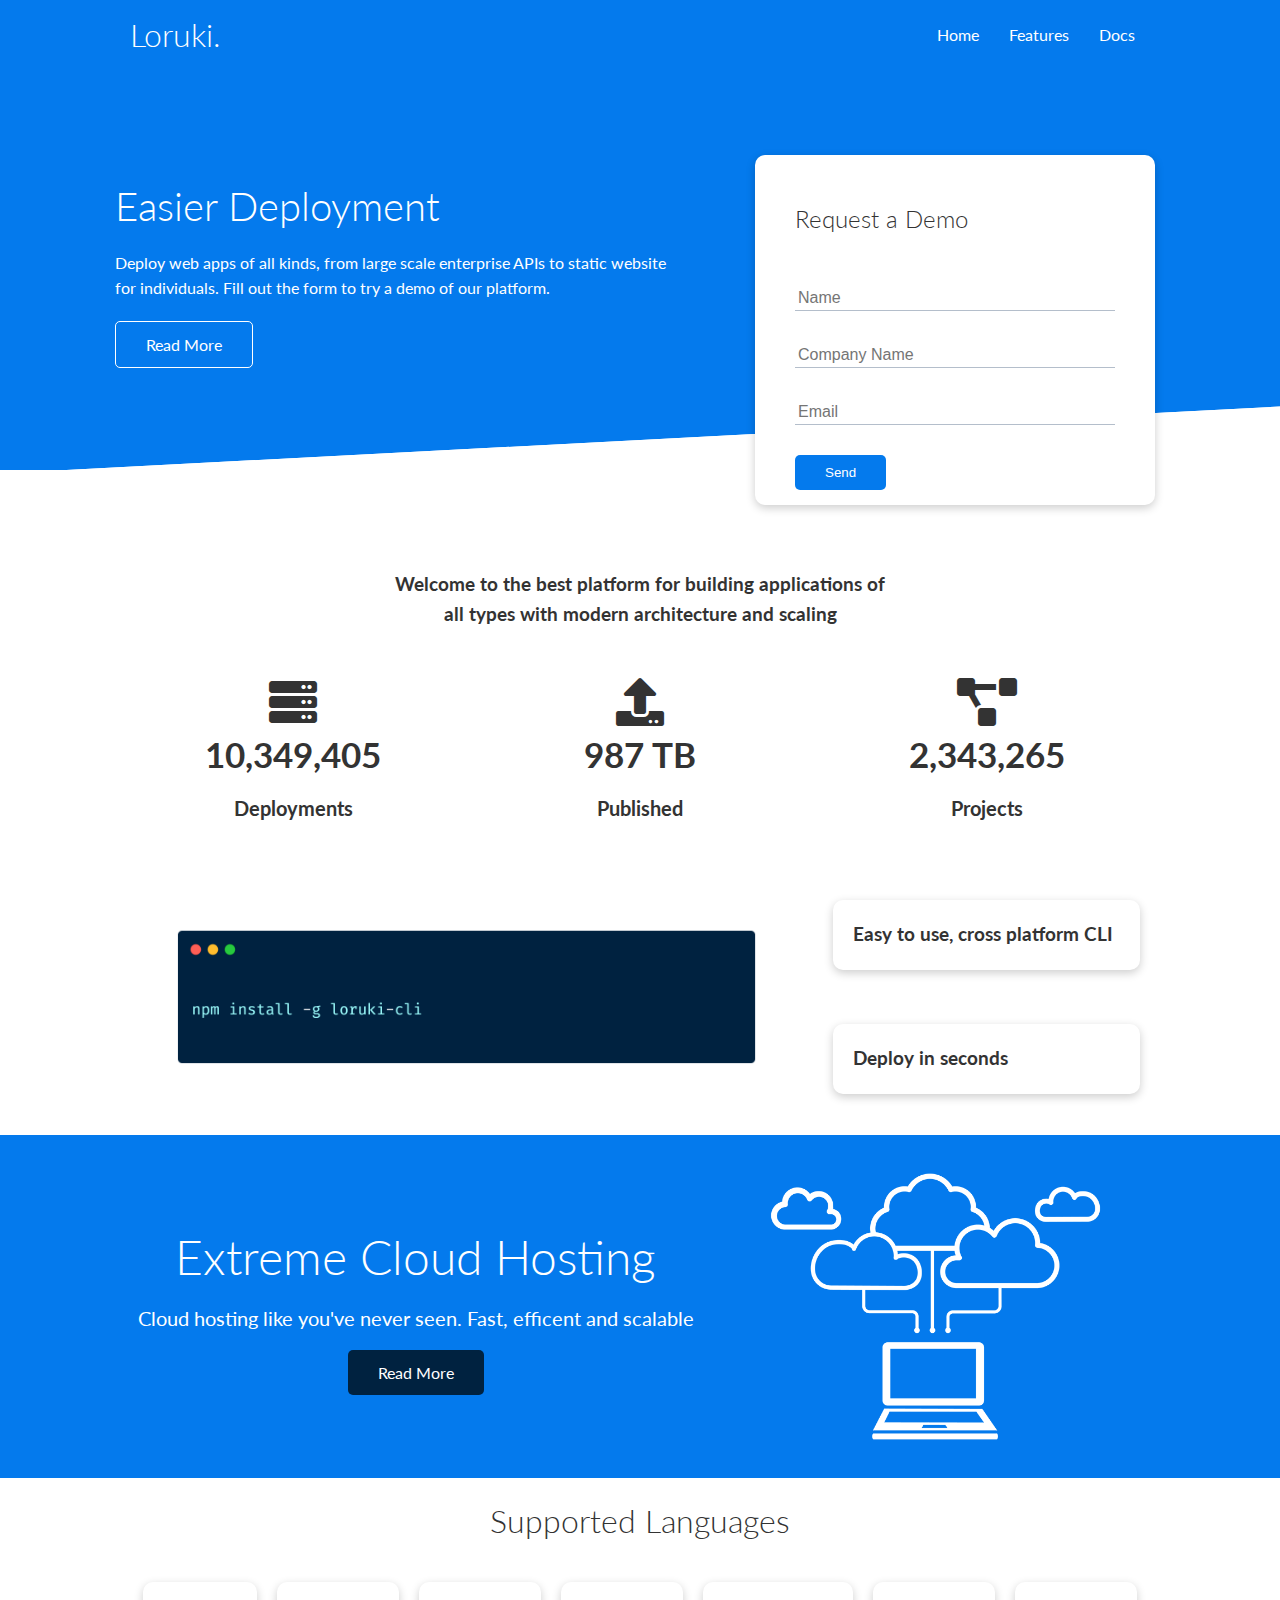
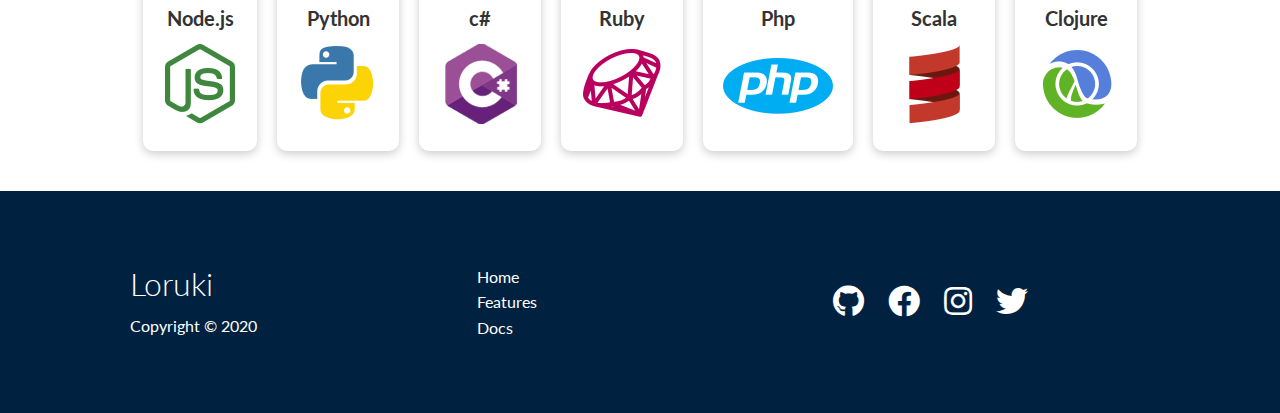
<file: index.html>
<!DOCTYPE html>
<html lang="en">
<head>
    <meta charset="UTF-8">
    <meta name="viewport" content="width=device-width, initial-scale=1.0">
    <link rel="stylesheet" href="https://cdnjs.cloudflare.com/ajax/libs/font-awesome/5.15.1/css/all.min.css">
    <link rel="stylesheet" href="css/utilities.css">
    <link rel="stylesheet" href="css/style.css">
    <title>Loruki | Cloud Hosting For Everyone</title>
</head>
<body>
    <!-- Navbar -->
    <div class="navbar">
        <div class="container flex">
            <h1 class="logo">Loruki.</h1>
            <nav>
                <ul>
                    <li><a href="index.html">Home</a></li>
                    <li><a href="features.html">Features</a></li>
                    <li><a href="docs.html">Docs</a></li>
                </ul>
            </nav>
        </div>
    </div>

     <!-- Showcase -->
     <section class="showcase">
        <div class="container grid">
            <div class="showcase-text">
                <h1>Easier Deployment</h1>
                <p>Deploy web apps of all kinds, from large scale enterprise APIs to static website for individuals. Fill out the form to try a demo of our platform.</p>
                <a href="features.html" class="btn btn-outline">Read More</a>
            </div>

            <div class="showcase-form card">
                <h2>Request a Demo</h2>
                <form name="contact" method="POST" netlify-honeypot="bot-field" data-netlify="true">
                    <input type="hidden" name="form-name" value="contact">
                    <p class="hidden">
                        <label>Don't fill this out if you're human:
                        <input name="bot-field">
                    </label>
                    </p>
                    <div class="form-control">
                        <input type="text" name="name" placeholder="Name" required>
                    </div>
                    <div class="form-control">
                        <input type="text" name="company" placeholder="Company Name" required>
                    </div>
                    <div class="form-control">
                        <input type="email" name="email" placeholder="Email" required>
                    </div>
                    <input type="submit" value="Send" class="btn btn-primary">
                </form>
            </div>
        </div>
     </section>

     <!-- Stats -->
     <section class="stats">
         <div class="container">
            <h3 class="stats-heading text-center my-1">
                Welcome to the best platform for building applications of all types with modern architecture and scaling
            </h3>

            <div class="grid grid-3 text-center my-4">
                <div>
                    <i class="fas fa-server fa-3x"></i>
                    <h3>10,349,405</h3>
                    <p class="text-secondary">Deployments</p>
                </div>
                <div>
                    <i class="fas fa-upload fa-3x"></i>
                    <h3>987 TB</h3>
                    <p class="text-secondary">Published</p>
                </div>
                <div>
                    <i class="fas fa-project-diagram fa-3x"></i>
                    <h3>2,343,265</h3>
                    <p class="text-secondary">Projects</p>
                </div>
            </div>
        </div>
    </section>

    <!-- Cli -->
    <section class="cli">
        <div class="container grid">
            <img src="images/cli.png" alt="">
            <div class="card">
                <h3>Easy to use, cross platform CLI</h3>
            </div>
            <div class="card">
                <h3>Deploy in seconds</h3>
            </div>
        </div>
    </section>

    <!-- Cloud  -->
    <section class="cloud bg-primary my-2 py-2">
        <div class="container grid">
            <div class="text-center">
                <h2 class="lg">Extreme Cloud Hosting</h2>
                <p class="lead my-1">Cloud hosting like you've never seen. Fast, efficent and scalable</p>
                <a href="features.html" class="btn btn-dark">Read More</a>
            </div>
            <img src="images/cloud.png" alt="">
        </div>
    </section>

    <!-- Languages -->
    <section class="languages">
        <h2 class="md text-center my-2">
            Supported Languages
        </h2>
        <div class="container flex">
            <div class="card">
                <h4>Node.js</h4>
                <img src="images/logos/node.png" alt="">
            </div>
            <div class="card">
                <h4>Python</h4>
                <img src="images/logos/python.png" alt="">
            </div>
            <div class="card">
                <h4>c#</h4>
                <img src="images/logos/csharp.png" alt="">
            </div>
            <div class="card">
                <h4>Ruby</h4>
                <img src="images/logos/ruby.png" alt="">
            </div>
            <div class="card">
                <h4>Php</h4>
                <img src="images/logos/php.png" alt="">
            </div>
            <div class="card">
                <h4>Scala</h4>
                <img src="images/logos/scala.png" alt="">
            </div>
            <div class="card">
                <h4>Clojure</h4>
                <img src="images/logos/clojure.png" alt="">
            </div>
        </div>
    </section>

    <!-- Footer -->
    <footer class="footer bg-dark py-5">
        <div class="container grid grid-3">
            <div>
                <h1>Loruki</h1>
                <p>Copyright &copy; 2020</p>
            </div>
            <nav>
                <ul>
                    <li><a href="index.html">Home</a></li>
                    <li><a href="features.html">Features</a></li>
                    <li><a href="docs.html">Docs</a></li>
                </ul>
            </nav>
            <div class="social">
                <a href="#"><i class="fab fa-github fa-2x"></i></a>
                <a href="#"><i class="fab fa-facebook fa-2x"></i></a>
                <a href="#"><i class="fab fa-instagram fa-2x"></i></a>
                <a href="#"><i class="fab fa-twitter fa-2x"></i></a>
            </div>
        </div>
    </footer>
</body>
</html>
</file>
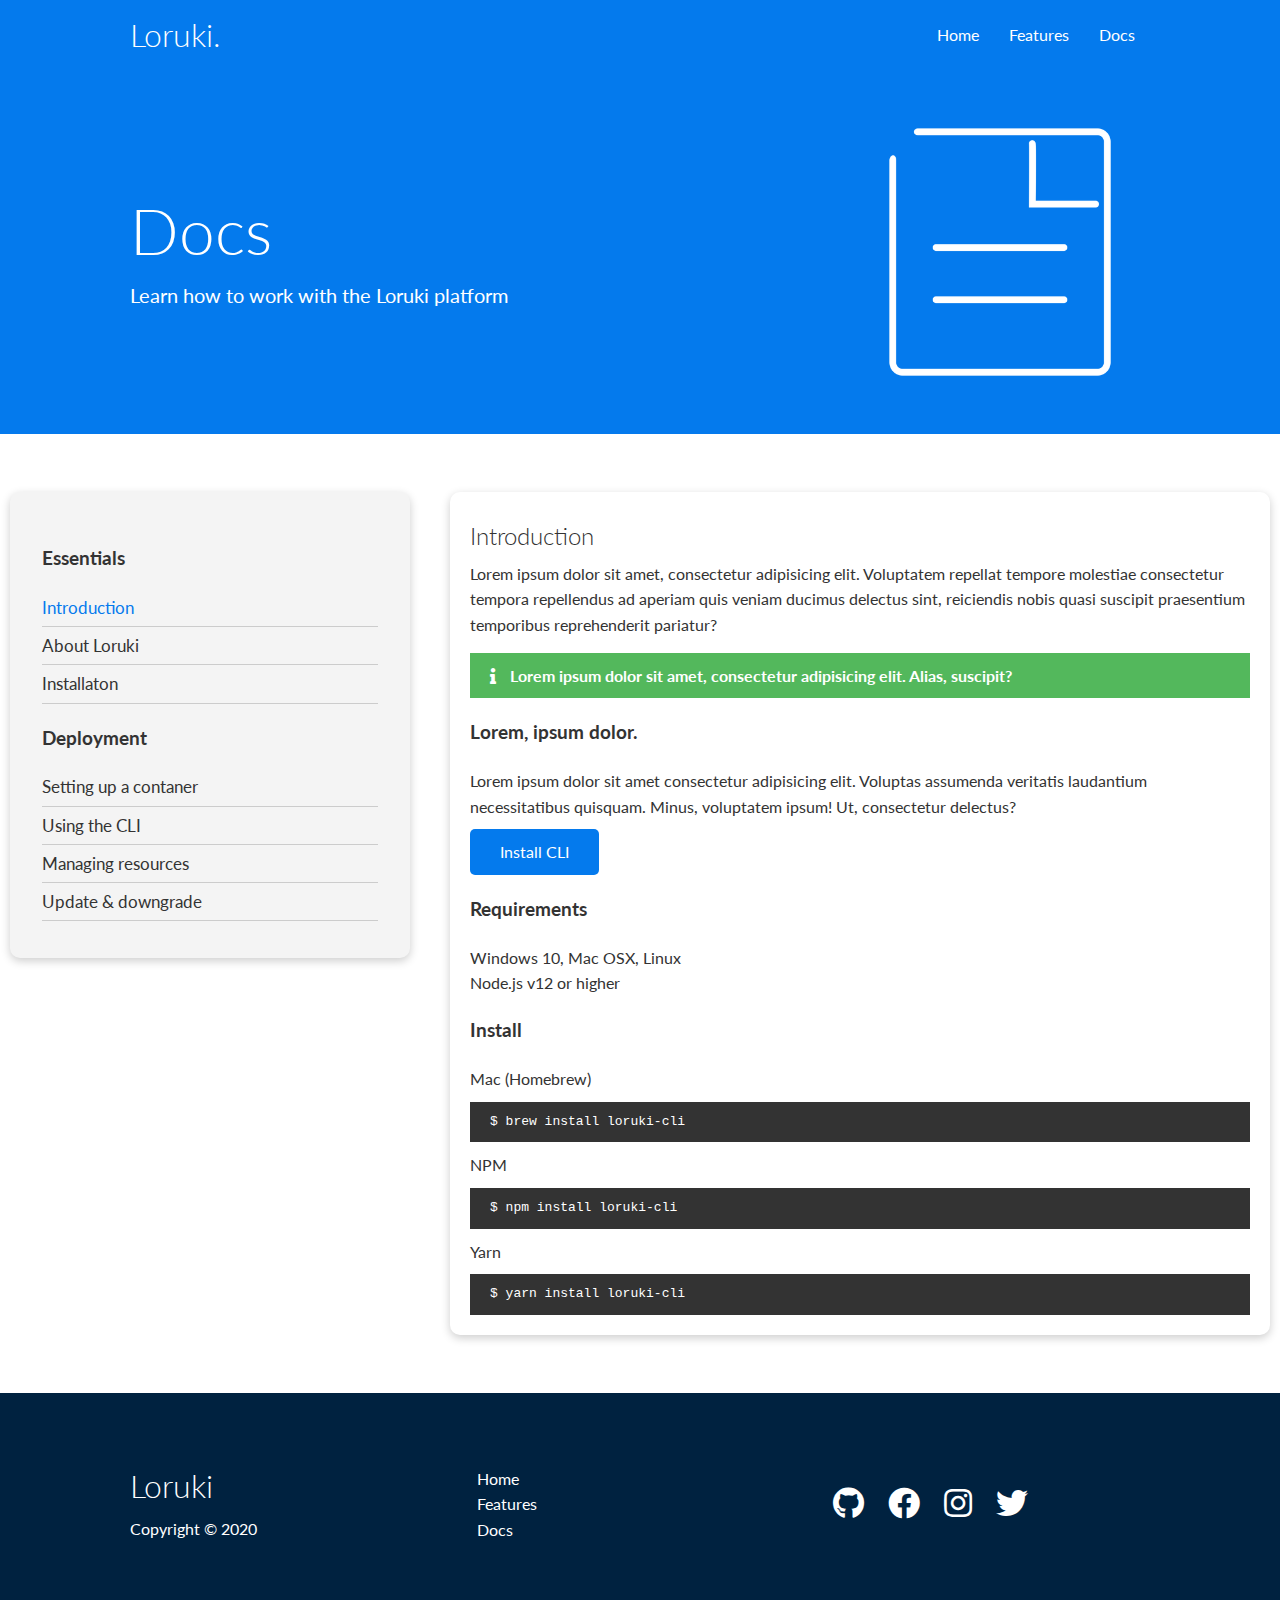
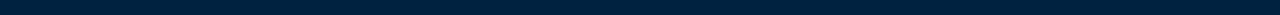
<file: docs.html>
<!DOCTYPE html>
<html lang="en">
<head>
    <meta charset="UTF-8">
    <meta name="viewport" content="width=device-width, initial-scale=1.0">
    <link rel="stylesheet" href="https://cdnjs.cloudflare.com/ajax/libs/font-awesome/5.15.1/css/all.min.css">
    <link rel="stylesheet" href="css/utilities.css">
    <link rel="stylesheet" href="css/style.css">
    <title>Loruki | Cloud Hosting For Everyone</title>
</head>
<body>
    <!-- Navbar -->
    <div class="navbar">
        <div class="container flex">
            <h1 class="logo">Loruki.</h1>
            <nav>
                <ul>
                    <li><a href="index.html">Home</a></li>
                    <li><a href="features.html">Features</a></li>
                    <li><a href="docs.html">Docs</a></li>
                </ul>
            </nav>
        </div>
    </div>

    <!-- Head -->
    <section class="docs-head bg-primary py-3">
        <div class="container grid">
            <div>
                <h1 class="xl">Docs</h1>
                <p class="lead">Learn how to work with the Loruki platform</p>
            </div>
            <img src="images/docs.png" alt="">
        </div>
    </section>

    <!-- Docs man -->
    <section class="docs-main my-4">
        <div class="conttainer grid">
            <div class="card bg-light p-3">
                <h3 class="my-2">Essentials</h3>
                <nav>
                    <ul>
                        <li><a class="text-primary" href="#">Introduction</a></li>
                        <li><a href="#">About Loruki</a></li>
                        <li><a href="#">Installaton</a></li>
                    </ul>
                </nav>
                <h3 class="my-2">Deployment</h3>
                <nav>
                    <ul>
                        <li><a href="#">Setting up a contaner</a></li>
                        <li><a href="#">Using the CLI</a></li>
                        <li><a href="#">Managing resources</a></li>
                        <li><a href="#">Update & downgrade</a></li>
                    </ul>
                </nav>
            </div>
            <div class="card">
                <h2>Introduction</h2>
                <p>Lorem ipsum dolor sit amet, consectetur adipisicing elit. Voluptatem repellat tempore molestiae consectetur tempora repellendus ad aperiam quis veniam ducimus delectus sint, reiciendis nobis quasi suscipit praesentium temporibus reprehenderit pariatur?</p>

                <div class="alert alert-success">
                    <i class="fas fa-info"></i> Lorem ipsum dolor sit amet, consectetur adipisicing elit. Alias, suscipit?
                </div>

                <h3>Lorem, ipsum dolor.</h3>
                <p>Lorem ipsum dolor sit amet consectetur adipisicing elit. Voluptas assumenda veritatis laudantium necessitatibus quisquam. Minus, voluptatem ipsum! Ut, consectetur delectus?</p>
                <a href="#" class="btn btn-primary">Install CLI</a>

                <h3>Requirements</h3>
                <ul>
                    <li>Windows 10, Mac OSX, Linux</li>
                    <li>Node.js v12 or higher</li>
                </ul>

                <h3>Install</h3>
                <p>Mac (Homebrew)</p>
                <pre><code>$ brew install loruki-cli</code></pre>
                <p>NPM</p>
                <pre><code>$ npm install loruki-cli</code></pre>
                <p>Yarn</p>
                <pre><code>$ yarn install loruki-cli</code></pre>
            </div>
        </div>
    </section>

    

    <!-- Footer -->
    <footer class="footer bg-dark py-5">
        <div class="container grid grid-3">
            <div>
                <h1>Loruki</h1>
                <p>Copyright &copy; 2020</p>
            </div>
            <nav>
                <ul>
                    <li><a href="index.html">Home</a></li>
                    <li><a href="features.html">Features</a></li>
                    <li><a href="docs.html">Docs</a></li>
                </ul>
            </nav>
            <div class="social">
                <a href="#"><i class="fab fa-github fa-2x"></i></a>
                <a href="#"><i class="fab fa-facebook fa-2x"></i></a>
                <a href="#"><i class="fab fa-instagram fa-2x"></i></a>
                <a href="#"><i class="fab fa-twitter fa-2x"></i></a>
            </div>
        </div>
    </footer>
</body>
</html>
</file>
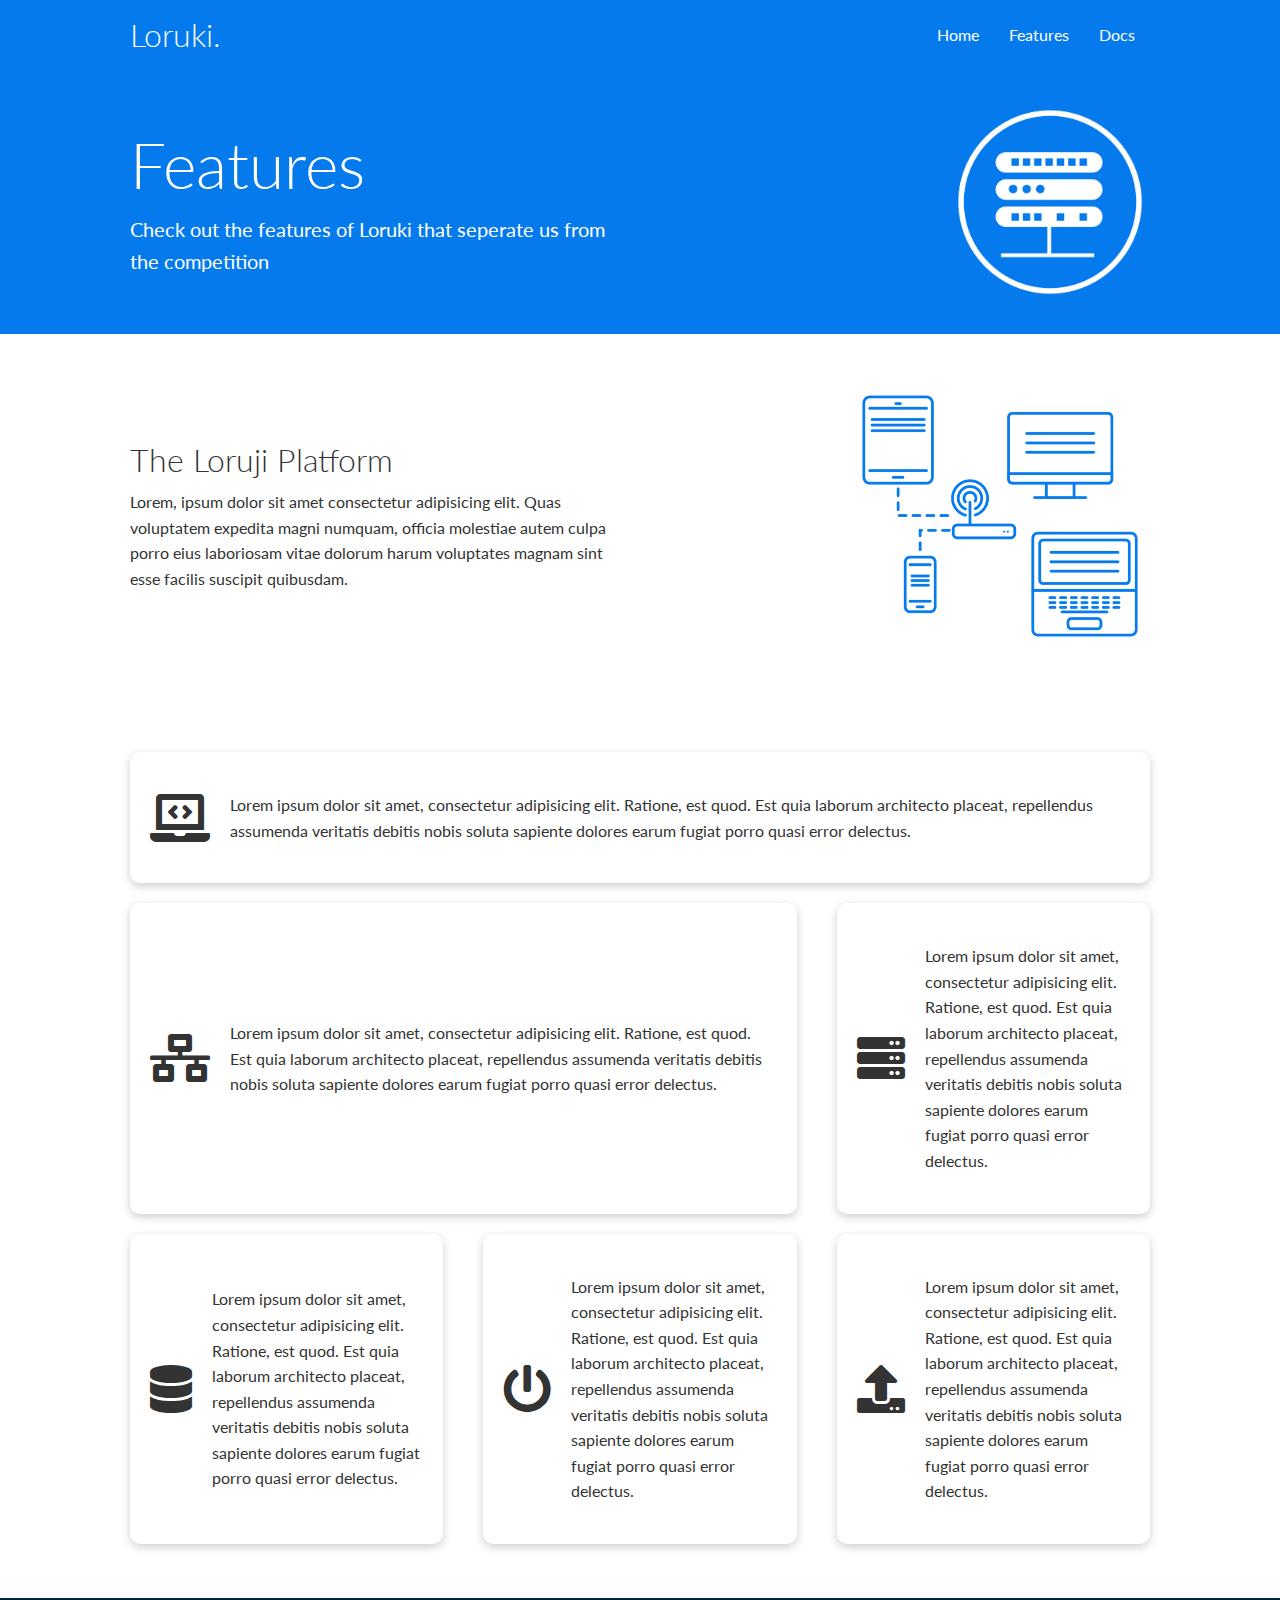
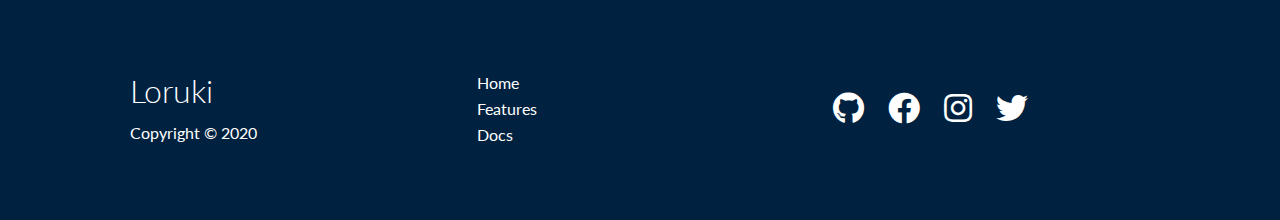
<file: features.html>
<!DOCTYPE html>
<html lang="en">
<head>
    <meta charset="UTF-8">
    <meta name="viewport" content="width=device-width, initial-scale=1.0">
    <link rel="stylesheet" href="https://cdnjs.cloudflare.com/ajax/libs/font-awesome/5.15.1/css/all.min.css">
    <link rel="stylesheet" href="css/utilities.css">
    <link rel="stylesheet" href="css/style.css">
    <title>Loruki | Cloud Hosting For Everyone</title>
</head>
<body>
    <!-- Navbar -->
    <div class="navbar">
        <div class="container flex">
            <h1 class="logo">Loruki.</h1>
            <nav>
                <ul>
                    <li><a href="index.html">Home</a></li>
                    <li><a href="features.html">Features</a></li>
                    <li><a href="docs.html">Docs</a></li>
                </ul>
            </nav>
        </div>
    </div>

    <!-- Head -->
    <section class="features-head bg-primary py-3">
        <div class="container grid">
            <div>
                <h1 class="xl">Features</h1>
                <p class="lead">Check out the features of Loruki that seperate us from the competition</p>
            </div>
            <img src="images/server.png" alt="">
        </div>
    </section>

    <!-- Sub Head -->
    <section class="features-sub-head bg-lightt py-3">
        <div class="container grid">
            <div>
                <h1 class="md">The Loruji Platform</h1>
                <p>Lorem, ipsum dolor sit amet consectetur adipisicing elit. Quas voluptatem expedita magni numquam, officia molestiae autem culpa porro eius laboriosam vitae dolorum harum voluptates magnam sint esse facilis suscipit quibusdam.</p>
            </div>
            <img src="images/server2.png" alt="">
        </div>
    </section>

    <section class="features-main my-2">
        <div class="container grid grid-3">
            <div class="card flex">
                <i class="fas fa-laptop-code fa-3x"></i>
                <p>Lorem ipsum dolor sit amet, consectetur adipisicing elit. Ratione, est quod. Est quia laborum architecto placeat, repellendus assumenda veritatis debitis nobis soluta sapiente dolores earum fugiat porro quasi error delectus.</p>
            </div>
            <div class="card flex">
                <i class="fas fa-network-wired fa-3x"></i>
                <p>Lorem ipsum dolor sit amet, consectetur adipisicing elit. Ratione, est quod. Est quia laborum architecto placeat, repellendus assumenda veritatis debitis nobis soluta sapiente dolores earum fugiat porro quasi error delectus.</p>
            </div>
            <div class="card flex">
                <i class="fas fa-server fa-3x"></i>
                <p>Lorem ipsum dolor sit amet, consectetur adipisicing elit. Ratione, est quod. Est quia laborum architecto placeat, repellendus assumenda veritatis debitis nobis soluta sapiente dolores earum fugiat porro quasi error delectus.</p>
            </div>
            <div class="card flex">
                <i class="fas fa-database fa-3x"></i>
                <p>Lorem ipsum dolor sit amet, consectetur adipisicing elit. Ratione, est quod. Est quia laborum architecto placeat, repellendus assumenda veritatis debitis nobis soluta sapiente dolores earum fugiat porro quasi error delectus.</p>
            </div>
            <div class="card flex">
                <i class="fas fa-power-off fa-3x"></i>
                <p>Lorem ipsum dolor sit amet, consectetur adipisicing elit. Ratione, est quod. Est quia laborum architecto placeat, repellendus assumenda veritatis debitis nobis soluta sapiente dolores earum fugiat porro quasi error delectus.</p>
            </div>
            <div class="card flex">
                <i class="fas fa-upload fa-3x"></i>
                <p>Lorem ipsum dolor sit amet, consectetur adipisicing elit. Ratione, est quod. Est quia laborum architecto placeat, repellendus assumenda veritatis debitis nobis soluta sapiente dolores earum fugiat porro quasi error delectus.</p>
            </div>
        </div>
    </section>

    <!-- Footer -->
    <footer class="footer bg-dark py-5">
        <div class="container grid grid-3">
            <div>
                <h1>Loruki</h1>
                <p>Copyright &copy; 2020</p>
            </div>
            <nav>
                <ul>
                    <li><a href="index.html">Home</a></li>
                    <li><a href="features.html">Features</a></li>
                    <li><a href="docs.html">Docs</a></li>
                </ul>
            </nav>
            <div class="social">
                <a href="#"><i class="fab fa-github fa-2x"></i></a>
                <a href="#"><i class="fab fa-facebook fa-2x"></i></a>
                <a href="#"><i class="fab fa-instagram fa-2x"></i></a>
                <a href="#"><i class="fab fa-twitter fa-2x"></i></a>
            </div>
        </div>
    </footer>
</body>
</html>
</file>
<file: css/utilities.css>
.container {
    max-width: 1100px;
    margin: 0 auto;
    overflow: auto;
    padding: 0 40px;
}

.card {
    background-color: #fff;
    color: #333;
    border-radius: 10px;
    box-shadow: 0 3px 10px rgba(0, 0, 0, 0.2);
    padding: 20px;
    margin: 10px;
}

.btn {
    display: inline-block;
    padding: 10px 30px;
    cursor: pointer;
    background-color: var(--primaey-color);
    color: #fff;
    border: none;
    border-radius: 5px;
}

.btn-outline {
    background-color: transparent;
    border: 1px #fff solid;
}

.btn:hover {
    transform: scale(.98);
}

/* Backgrounds & colored buttons */
.bg-primary, .btn-primary {
    background-color: var(--primary-color);
    color: #fff;
}

.bg-sceondary, .btn-sceondary {
    background-color: var(--sceondary-color);
    color: #fff;
}

.bg-dark, .btn-dark {
    background-color: var(--dark-color);
    color: #fff;
}

.bg-light, .btn-light {
    background-color: var(--light-color);
    color: #333;
}

.bg-primary a, .btn-primary a,
.bg-sceondary a, .btn-sceondary a,
.bg-dark a, .btn-dark a {
    color: #fff;
}


/* Text colors */
.text-primary {
   color: var(--primary-color);
}

.text-sceondary {
   color: var(--sceondary-color);
}

.text-dark {
   color: var(--dark-color);
}

.text-light {
   color: var(--light-color);
}

/* Text sizes */
.lead {
    font-size: 20px;
}

.sm {
    font-family: 1rem;
}

.md {
    font-size: 2rem;
}

.lg {
    font-size: 3rem;
}

.xl {
    font-size: 4rem;
}

.text-center {
    text-align: center;
}

/* Alert */
.alert {
    background-color: var(--light-color);
    padding: 10px 20px;
    font-weight: bold;
    margin: 15px 0;
}

.alert i {
    margin-right: 10px;
}

.alert-success {
    background-color: var(--success-color);
    color: #fff;
}

.alert-error {
    background-color: var(--error-color);
    color: #fff;
}

.flex {
    display: flex;
    justify-content: center;
    align-items: center;
    height: 100%;
}

.grid {
    display: grid;
    grid-template-columns: repeat(2, 1fr);
    gap: 20px;
    justify-content: center;
    align-items: center;
    height: 100%;
}

.grid-3 {
    grid-template-columns: repeat(3, 1fr);
}

/* Margin */
.my-1 {
    margin: 1rem 0;
}

.my-2 {
    margin: 1.5rem 0;
}

.my-3 {
    margin: 2rem 0;
}

.my-4 {
    margin: 3rem 0;
}

.my-5 {
    margin: 4rem 0;
}

.m-1 {
    margin: 1rem;
}

.m-2 {
    margin: 1.5rem;
}

.m-3 {
    margin: 2rem;
}

.m-4 {
    margin: 3rem;
}

.m-5 {
    margin: 4rem;
}

/* Padding */
.py-1 {
    padding: 1rem 0;
}

.py-2 {
    padding: 1.5rem 0;
}

.py-3 {
    padding: 2rem 0;
}

.py-4 {
    padding: 3rem 0;
}

.py-5 {
    padding: 4rem 0;
}

.p-1 {
    padding: 1rem;
}

.p-2 {
    padding: 1.5rem;
}

.p-3 {
    padding: 2rem;
}

.p-4 {
    padding: 3rem;
}

.p-5 {
    padding: 4rem;
}
</file>
<file: css/style.css>
@import url('https://fonts.googleapis.com/css2?family=Lato:wght@300&display=swap');

:root {
    --primary-color: #047aed;
    --secondary-color: #1c3fa8;
    --dark-color: #002240;
    --light-color: #f4f4f4;
    --success-color: #53b85c;
    --error-color: #d9534f;
}

* {
    box-sizing: border-box;
    margin: 0;
    padding: 0;
}

body {
    font-family: 'Lato', sans-serif;
    color: #333;
    line-height: 1.6;
}

ul {
    list-style: none;
}

a {
    text-decoration: none;
    color: #333;
}

h1, h2 {
    font-weight: 300;
    line-height: 1.2;
    margin: 10px 0;
}

p {
    margin: 10px 0;
}

img {
    width: 100%;
}

code, pre {
    background: #333;
    color: #fff;
    padding: 10px;
}

.hidden {
    visibility: hidden;
    height: 0;
}

/* Navbar */
.navbar {
    background-color: var(--primary-color);
    color: #fff;
    height: 70px;
}

.navbar ul {
    display: flex;
}

.navbar a {
    color: #fff;
    padding: 10px;
    margin: 0 5px;
}

.navbar a:hover {
    border-bottom: 2px #fff solid;
}

.navbar .flex {
    justify-content: space-between;
}

/* Showcase */
.showcase {
    height: 400px;
    background-color: var(--primary-color);
    color: #fff;
    position: relative;
}

.showcase h1 {
    font-size: 40px;
}

.showcase p {
    margin: 20px 0;
}

.showcase .grid {
    overflow: visible;
    grid-template-columns: 55% 45%;
    gap: 30px;
}

.showcase-text {
    animation: slideInFromLeft 1s ease-in;
}

.showcase-form {
    position: relative;
    top: 60px;
    height: 350px;
    width: 400px;
    padding: 40px;
    z-index: 100;
    justify-self: flex-end;
    animation: slideInFromRight 1s ease-in;

}

.showcase-form .form-control {
    margin: 30px 0;
}

.showcase-form input[type='text'],
.showcase input[type='email'] {
    border: 0;
    border-bottom: 1px solid #b4becb;
    width: 100%;
    padding: 3px;
    font-size: 16px;
}

.showcase-form input:focus {
    outline: none;
}

.showcase::before, .showcase::after {
    content: '';
    position: absolute;
    height: 100px;
    bottom: -70px;
    right: 0;
    left: 0;
    background: #fff;
    transform: skewY(-3deg);
    -webkit-transform: skewY(-3deg);
    -moz-transform: skewY(-3deg);
    -ms-transform: skewY(-3deg);
}

/* Stats */
.stats {
    padding-top: 100px;
    animation: slideInFromBottom 1s ease-in;

}

.stats-heading {
    max-width: 500px;
    margin: auto;
}

.stats .grid h3 {
    font-size: 35px;
}

.stats .grid p {
    font-size: 20px;
    font-weight: bold;
}

/* Cli */
.cli .grid {
    grid-template-columns: repeat(3, 1fr);
    grid-template-rows: repeat(2, 1fr);
}

.cli .grid > *:first-child {
    grid-column: 1 / span 2;
    grid-row: 1 / span 2;
}

/* Cloud */
.cloud .grid {
    grid-template-columns: 4fr 3fr;
}

/* Languages */
.languages .flex {
    flex-wrap: wrap;
}

.languages .card {
    text-align: center;
    margin: 18px 10px 40px;
    transition: transform 0.2s ease-in;
}   

.languages .card h4 {
    font-size: 20px;
    margin-bottom: 10px;
}

.languages .card:hover {
    transform: translateY(-15px);
}

/* Features */
.features-head img {
    width: 200px;
    justify-self: flex-end;
}

.features-sub-head img, .docs-head img {
    width: 300px;
    justify-self: flex-end;
}

.features-main .card > i {
    margin-right: 20px;
}

.features-main .grid {
    padding: 30px;
}

.features-main .grid > *:first-child {
    grid-column: 1 / span 3;
}

.features-main .grid > *:nth-child(2) {
    grid-column: 1 / span 2;
}

/* Docs */
.docs-main h3 {
    margin: 20px 0;
}

.docs-main .grid {
    grid-template-columns: 1fr 2fr;
    align-items: flex-start;
}

.docs-main nav li {
    font-size: 17px;
    padding-bottom: 5px;
    margin-bottom: 5px;
    border-bottom: 1px #ccc solid;
}

.docs-main li:hover {
    font-weight: bold;
}

/* Footer */
.footer .social a {
    margin: 0 10px;
}

/* Animations */
@keyframes slideInFromLeft {
    0% {
        transform: translateX(-100%);
    } 

    100% {
        transform: translateX(0);
    }
}

@keyframes slideInFromRight {
    0% {
        transform: translateX(100%);
    } 

    100% {
        transform: translateX(0);
    }
}

@keyframes slideInFromTop {
    0% {
        transform: translateY(-100%);
    } 

    100% {
        transform: translateX(0);
    }
}

@keyframes slideInFromBottom {
    0% {
        transform: translateY(100%);
    } 

    100% {
        transform: translateX(0);
    }
}

/* Tablets and under */
@media(max-width: 768px) {
    .grid, 
    .showcase .grid, 
    .stats .grid,
    .cli .grid,
    .cloud .grid,
    .features-main .grid,
    .docs-main .grid {
        grid-template-columns: 1fr;
        grid-template-rows: 1fr;
    }

    .showcase {
        height: auto;
    }

    .showcase-text {
        text-align: center;
        margin-top: 40px;
        animation: slideInFromTop 1s ease-in;

    }

    .showcase-form {
        justify-self: center;
        margin: auto;
        animation: slideInFromBottom 1s ease-in;

    }

    .cli .grid > *:first-child {
        grid-column: 1;
        grid-row: 1;
    }

    .features-head,
    .features-sub-head,
    .docs-head {
        text-align: center;
    }

    .features-head img,
    .features-sub-head img,
    .docs-head img {
        justify-self: center;
    }

    .features-main .grid > *:first-child,
    .features-main .grid > *:nth-child(2) {
        grid-column: 1;
    }
}

/* Mobile */
@media(max-width: 500px) {
    .navbar {
        height: 110px;
    }

    .navbar .flex {
        flex-direction: column;
    }

    .navbar ul  {
        padding: 10px;
        background-color: rgba(0,0,0,0.1);
    }
}
</file>
